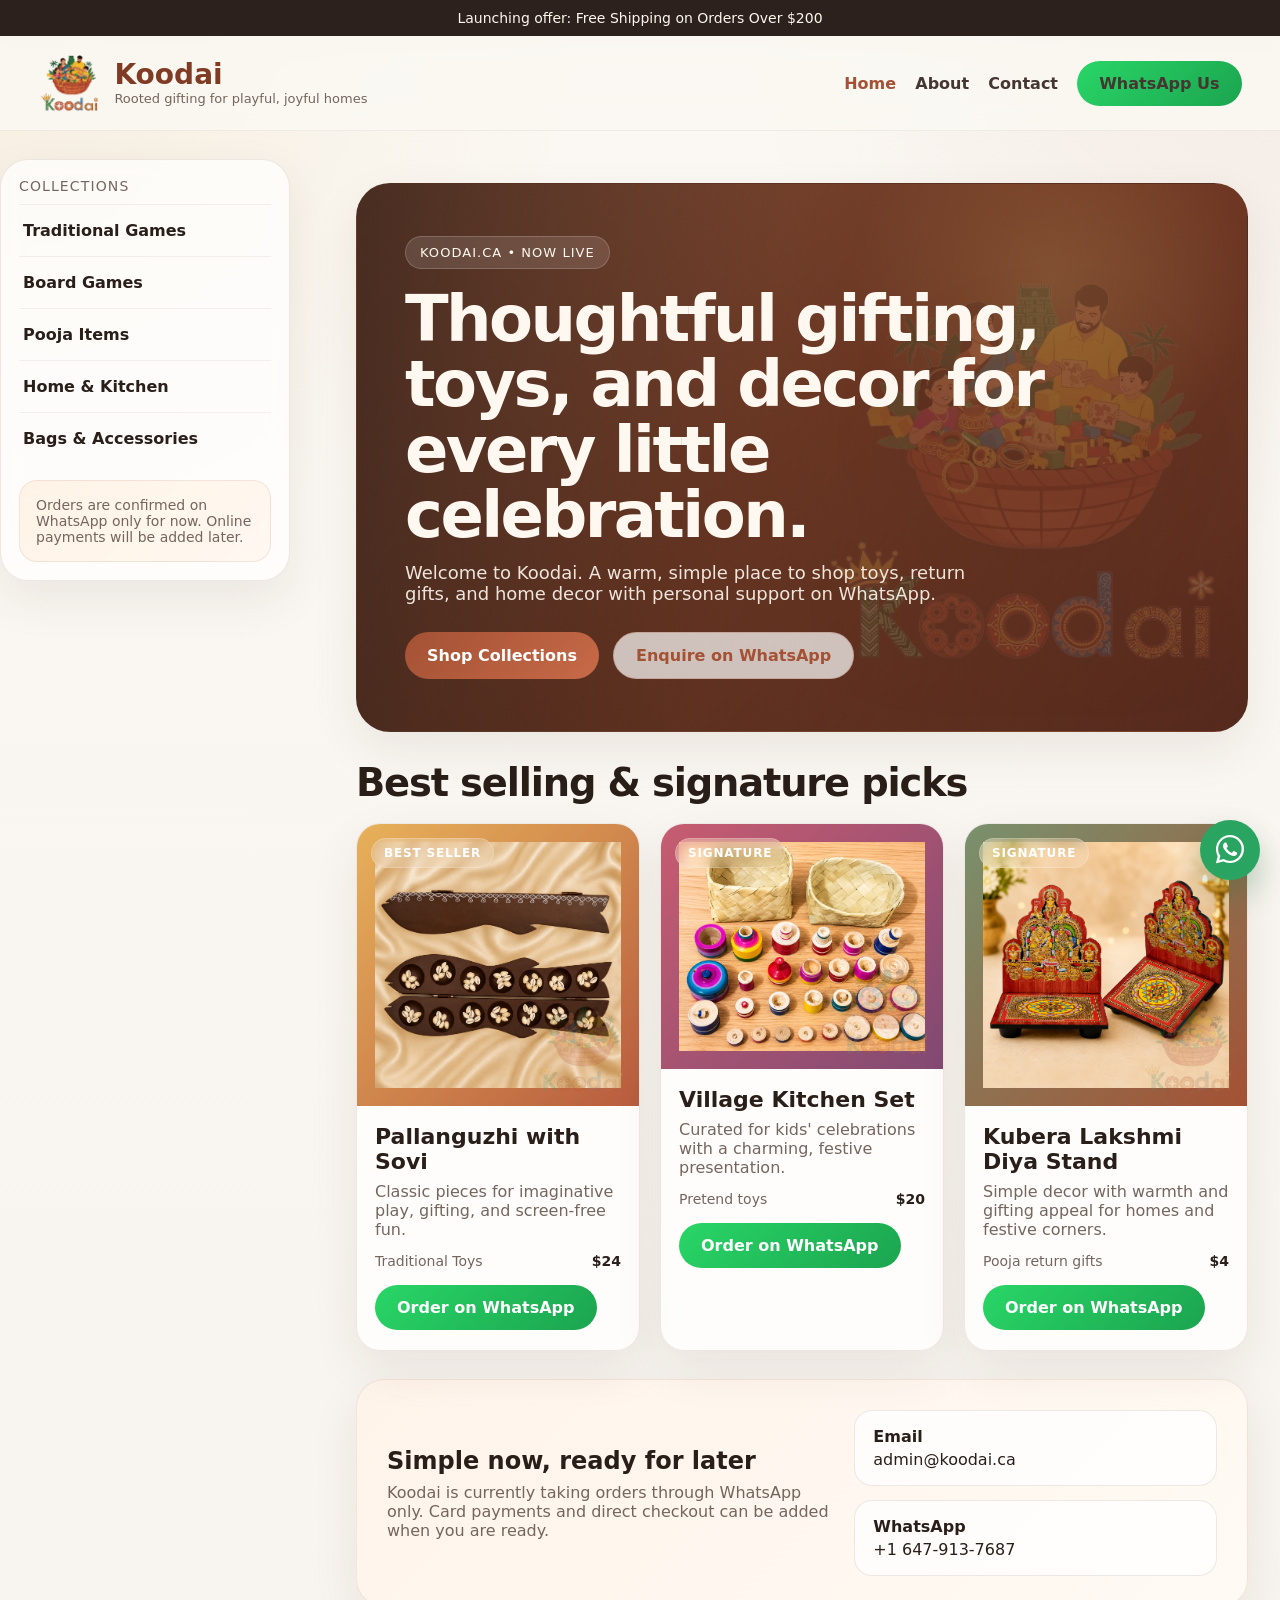
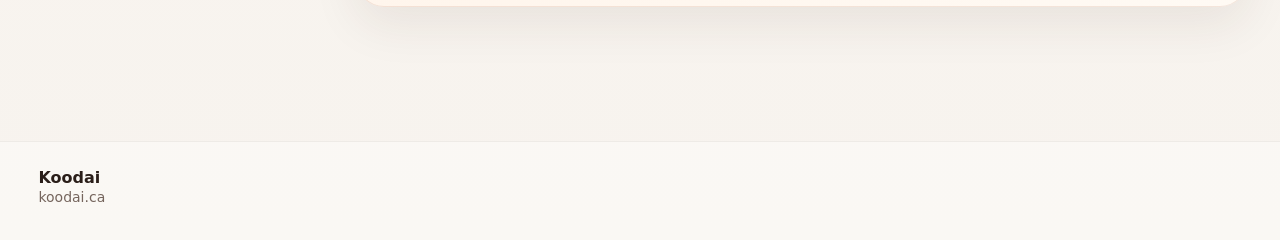
<file: index.html>
<!DOCTYPE html>
<html lang="en">
<head>
  <meta charset="UTF-8" />
  <meta name="viewport" content="width=device-width, initial-scale=1.0" />
  <title>Koodai | Toys, Return Gifts & Home Decor</title>
  <meta name="description" content="Koodai is a WhatsApp-first online store for toys, return gifts, and home decor in Canada." />
  <link rel="stylesheet" href="styles.css" />
</head>
<body>
  <div class="topbar">Launching offer: Free Shipping on Orders Over $200
  </div>
  <header>
    <div class="container navbar">
      <a class="brand" href="index.html">
        <img src="logo.png" alt="Koodai logo" class="brand-logo" />
        <div class="brand-copy">
          <span class="brand-name">Koodai</span>
          <span class="brand-tagline">Rooted gifting for playful, joyful homes</span>
        </div>
      </a>
      <nav class="nav-links">
        <a class="active" href="index.html">Home</a>
        <a href="about.html">About</a>
        <a href="contact.html">Contact</a>
        <a class="btn btn-whatsapp" href="https://wa.me/16479137687?text=Hi%20Koodai!%20I%20would%20like%20to%20place%20an%20order." target="_blank" rel="noopener noreferrer">WhatsApp Us</a>
      </nav>
    </div>
  </header>

  <div class="container layout">
    <aside class="sidebar">
      <div class="sidebar-card">
        <div class="sidebar-title">Collections</div>

        <div class="category-group">
            <a class="category-toggle" href="traditional-games.html">Traditional Games</a>
        </div>

        <div class="category-group">
          <a class="category-toggle" href="board-games.html">Board Games</a>
        </div>

        <div class="category-group">
          <a class="category-toggle" href="pooja-items.html">Pooja Items</a>
        </div>

        <div class="category-group">
          <a class="category-toggle" href="home-kitchen.html">Home &amp; Kitchen</a>
        </div>
        <div class="category-group">
          <a class="category-toggle" href="bags-accessories.html#bags-accessories">Bags &amp; Accessories</a>
        </div>

        <div class="sidebar-note">
          Orders are confirmed on WhatsApp only for now. Online payments will be added later.
        </div>
      </div>
    </aside>

    <main>
      <section class="hero-banner">
        <div class="hero-inner">
          <div class="eyebrow">koodai.ca • now live</div>
          <h1>Thoughtful gifting, toys, and decor for every little celebration.</h1>
          <p>Welcome to Koodai. A warm, simple place to shop toys, return gifts, and home decor with personal support on WhatsApp.</p>
          <div class="hero-actions">
            <a class="btn btn-primary" href="traditional-games.html">Shop Collections</a>
            <a class="btn btn-outline" href="https://wa.me/16479137687?text=Hi%20Koodai!%20I%20want%20to%20know%20more%20about%20your%20products." target="_blank" rel="noopener noreferrer">Enquire on WhatsApp</a>
          </div>
        </div>
      </section>



      <section class="section">
        <div class="section-header">
          <div>
            <h2>Best selling &amp; signature picks</h2>
          </div>
        </div>

        <div class="product-grid">
          <article class="product-card">
            <div class="product-media media-toy">
              <div class="product-badge">Best seller</div>
              <img src="images/pallanguzhi.png" alt="Pallanguzhi traditional toy set" class="product-image" /> 
              
            </div>
            <div class="product-body">
              
              <h3>Pallanguzhi with Sovi</h3>
              <p>Classic pieces for imaginative play, gifting, and screen-free fun.</p>
              <div class="product-meta"><span>Traditional Toys</span><span class="price">$24</span></div>
              <a class="btn btn-whatsapp" href="https://wa.me/16479137687?text=Hi%20Koodai!%20I%20am%20interested%20in%20the%20Pallanguzhi%20with%20Sovi." target="_blank" rel="noopener noreferrer">Order on WhatsApp</a>
            </div>
          </article>

          <article class="product-card">
            <div class="product-media media-gift">
              <div class="product-badge">Signature</div>
              <img src="images/kitchen-set-1.png" alt="Village kitchen set" class="product-image" /> 
            </div>
            <div class="product-body">
              <h3>Village Kitchen Set</h3>
              <p>Curated for kids' celebrations with a charming, festive presentation.</p>
              <div class="product-meta"><span>Pretend toys</span><span class="price">$20</span></div>
              <a class="btn btn-whatsapp" href="https://wa.me/16479137687?text=Hi%20Koodai!%20I%20am%20interested%20in%20the%20Village%20Kitchen%20Set." target="_blank" rel="noopener noreferrer">Order on WhatsApp</a>
            </div>
          </article>

          <article class="product-card">
            <div class="product-media media-decor">
              <div class="product-badge">Signature</div>
               <img src="images/Kubera lakshmi diya stand.png" alt="Kubera Lakshmi Diya Stand" class="product-image" /> 
            </div>
            <div class="product-body">
              <h3>Kubera Lakshmi Diya Stand</h3>
              <p>Simple decor with warmth and gifting appeal for homes and festive corners.</p>
              <div class="product-meta"><span>Pooja return gifts</span><span class="price">$4</span></div>
              <a class="btn btn-whatsapp" href="https://wa.me/16479137687?text=Hi%20Koodai!%20I%20am%20interested%20in%20the%20Kubera%20Lakshmi%20Diya%20Stand." target="_blank" rel="noopener noreferrer">Order on WhatsApp</a>
            </div>
          </article>
        </div>
      </section>

      <section class="section">
        <div class="callout">
          <div class="callout-row">
            <div>
              <h2>Simple now, ready for later</h2>
              <p>Koodai is currently taking orders through WhatsApp only. Card payments and direct checkout can be added when you are ready.</p>
            </div>
            <div class="contact-box">
              <div class="contact-item">
                <strong>Email</strong>
                <a href="mailto:admin@koodai.ca">admin@koodai.ca</a>
              </div>
              <div class="contact-item">
                <strong>WhatsApp</strong>
                <a href="https://wa.me/16479137687" target="_blank" rel="noopener noreferrer">+1 647-913-7687</a>
              </div>
            </div>
          </div>
        </div>
      </section>
    </main>
  </div>

  <footer class="footer">
    <div class="container footer-wrap">
      <div>
        <strong>Koodai</strong><br />
        <span class="footer-meta">koodai.ca</span>
      </div>
    </div>
  </footer>
  <link rel="stylesheet" href="https://cdn.jsdelivr.net/npm/bootstrap-icons@1.11.3/font/bootstrap-icons.min.css">
<a href="https://wa.me/16479137687?text=Hi%20Koodai!%20I%20would%20like%20to%20place%20an%20order."
   class="whatsapp-float"
   target="_blank"
   rel="noopener noreferrer"
   aria-label="Chat on WhatsApp">
    <i class="bi bi-whatsapp"></i>
</a>

  <script src="script.js"></script>
</body>
</html>
</file>
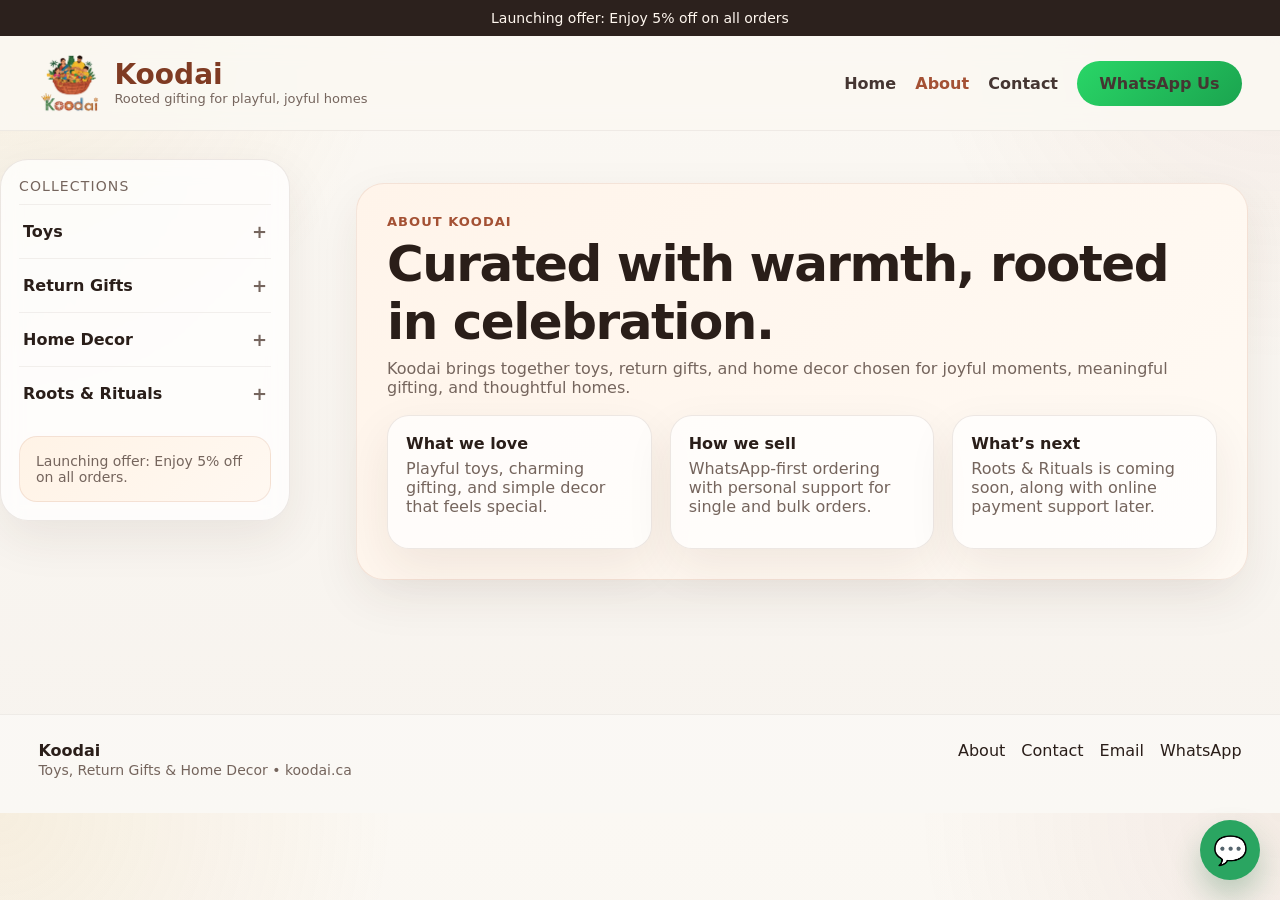
<file: about.html>
<!DOCTYPE html>
<html lang="en"><head><meta charset="UTF-8" /><meta name="viewport" content="width=device-width, initial-scale=1.0" />
<title>About | Koodai</title><link rel="stylesheet" href="styles.css" /></head><body>
<div class="topbar">Launching offer: Enjoy 5% off on all orders</div>
<header>
  <div class="container navbar">
    <a class="brand" href="index.html">
      <img src="logo.png" alt="Koodai logo" class="brand-logo" />
      <div class="brand-copy">
        <span class="brand-name">Koodai</span>
        <span class="brand-tagline">Rooted gifting for playful, joyful homes</span>
      </div>
    </a>
    <nav class="nav-links">
      <a  href="index.html">Home</a>
      <a class="active" href="about.html">About</a>
      <a  href="contact.html">Contact</a>
      <a class="btn btn-whatsapp" href="https://wa.me/16479137687?text=Hi%20Koodai!%20I%20would%20like%20to%20place%20an%20order." target="_blank" rel="noopener noreferrer">WhatsApp Us</a>
    </nav>
  </div>
</header>

<div class="container layout">

    <aside class="sidebar">
      <div class="sidebar-card">
        <div class="sidebar-title">Collections</div>

        <div class="category-group ">
          <button class="category-toggle"><span>Toys</span><span>+</span></button>
          <div class="submenu">
            <a class="" href="toys.html">All Toys</a>
            <a href="toys.html#traditional">Traditional Toys</a>
            <a href="toys.html#educational">Educational Toys</a>
            <a href="toys.html#puzzles">Puzzles</a>
            <a href="toys.html#fun-toys">Fun Toys</a>
          </div>
        </div>

        <div class="category-group ">
          <button class="category-toggle"><span>Return Gifts</span><span>+</span></button>
          <div class="submenu">
            <a class="" href="return-gifts.html">All Return Gifts</a>
            <a href="return-gifts.html#birthday">Birthday</a>
            <a href="return-gifts.html#house-warming">House Warming</a>
            <a href="return-gifts.html#baby-shower">Baby Shower</a>
            <a href="return-gifts.html#pooja">Pooja</a>
            <a href="return-gifts.html#corporate-events">Corporate Events</a>
          </div>
        </div>

        <div class="category-group ">
          <button class="category-toggle"><span>Home Decor</span><span>+</span></button>
          <div class="submenu">
            <a class="" href="home-decor.html">All Home Decor</a>
            <a href="home-decor.html#festive-decor">Festive Decor</a>
            <a href="home-decor.html#handmade-decor">Handmade Decor</a>
            <a href="home-decor.html#table-decor">Table Decor</a>
            <a href="home-decor.html#gifting-decor">Gifting Decor</a>
          </div>
        </div>

        <div class="category-group">
          <button class="category-toggle"><span>Roots &amp; Rituals</span><span>+</span></button>
          <div class="submenu">
            <a href="contact.html">Coming Soon</a>
          </div>
        </div>

        <div class="sidebar-note">
          Launching offer: Enjoy 5% off on all orders.
        </div>
      </div>
    </aside>

<main>
  <section class="callout">
    <div class="page-head">
      <div class="kicker">About Koodai</div>
      <h1>Curated with warmth, rooted in celebration.</h1>
      <p>Koodai brings together toys, return gifts, and home decor chosen for joyful moments, meaningful gifting, and thoughtful homes.</p>
    </div>
    <div class="tile-grid">
      <div class="tile"><strong>What we love</strong><p>Playful toys, charming gifting, and simple decor that feels special.</p></div>
      <div class="tile"><strong>How we sell</strong><p>WhatsApp-first ordering with personal support for single and bulk orders.</p></div>
      <div class="tile"><strong>What’s next</strong><p>Roots &amp; Rituals is coming soon, along with online payment support later.</p></div>
    </div>
  </section>
</main></div>

<footer class="footer"><div class="container footer-wrap"><div><strong>Koodai</strong><br /><span class="footer-meta">Toys, Return Gifts &amp; Home Decor • koodai.ca</span></div><div class="footer-links"><a href="about.html">About</a><a href="contact.html">Contact</a><a href="mailto:admin@koodai.ca">Email</a><a href="https://wa.me/16479137687" target="_blank" rel="noopener noreferrer">WhatsApp</a></div></div></footer>
<a class="whatsapp-float" href="https://wa.me/16479137687?text=Hi%20Koodai!%20I%20would%20like%20to%20place%20an%20order." target="_blank" rel="noopener noreferrer">💬</a><script src="script.js"></script></body></html>
</file>
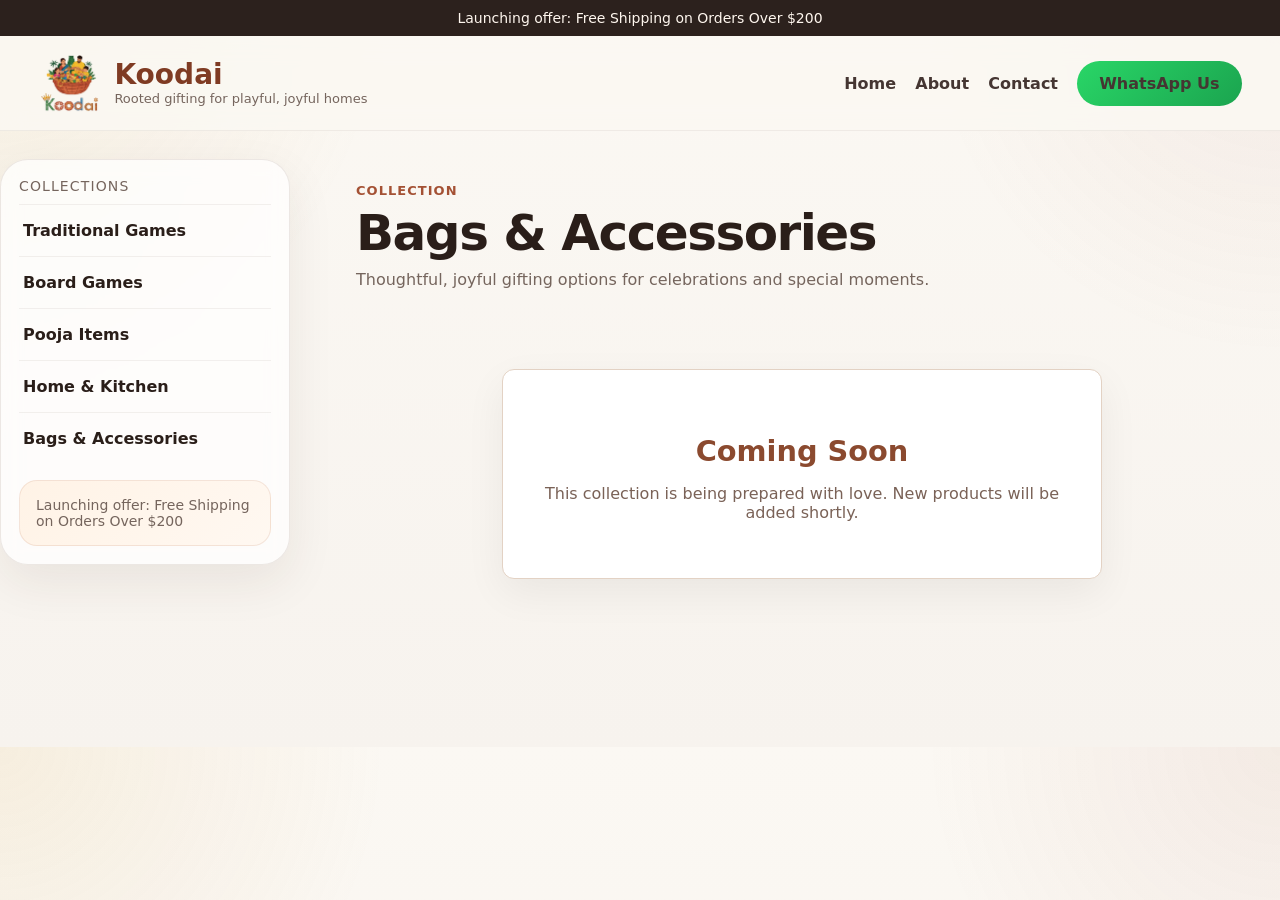
<file: bags-accessories.html>
<!DOCTYPE html>
<html lang="en">
<head>
  <meta charset="UTF-8" />
  <meta name="viewport" content="width=device-width, initial-scale=1.0" />
  <title>Return Gifts | Koodai</title>
  <link rel="stylesheet" href="styles.css" />
</head>

<body>
<div class="topbar">Launching offer: Free Shipping on Orders Over $200</div>

<header>
  <div class="container navbar">
    <a class="brand" href="index.html">
      <img src="logo.png" alt="Koodai logo" class="brand-logo" />
      <div class="brand-copy">
        <span class="brand-name">Koodai</span>
        <span class="brand-tagline">Rooted gifting for playful, joyful homes</span>
      </div>
    </a>

    <nav class="nav-links">
      <a href="index.html">Home</a>
      <a href="about.html">About</a>
      <a href="contact.html">Contact</a>
      <a class="btn btn-whatsapp"
         href="https://wa.me/16479137687?text=Hi%20Koodai!%20I%20would%20like%20to%20place%20an%20order."
         target="_blank" rel="noopener noreferrer">
        WhatsApp Us
      </a>
    </nav>
  </div>
</header>

<div class="container layout">

  <!-- SIDEBAR -->
  <aside class="sidebar">
    <div class="sidebar-card">
      <div class="sidebar-title">Collections</div>

        <div class="category-group">
            <a class="category-toggle" href="traditional-games.html">Traditional Games</a>
        </div>

        <div class="category-group">
          <a class="category-toggle" href="board-games.html">Board Games</a>
        </div>

        <div class="category-group">
          <a class="category-toggle" href="pooja-items.html">Pooja Items</a>
        </div>

        <div class="category-group">
          <a class="category-toggle" href="home-kitchen.html">Home &amp; Kitchen</a>
        </div>
        <div class="category-group">
          <a class="category-toggle" href="bags-accessories.html">Bags &amp; Accessories</a>
        </div>

      <div class="sidebar-note">
        Launching offer: Free Shipping on Orders Over $200
      </div>
    </div>
  </aside>

  <!-- MAIN CONTENT -->
  <main>
    <section class="page-head">
      <div class="kicker">Collection</div>
      <h1>Bags &amp; Accessories</h1>
      <p>Thoughtful, joyful gifting options for celebrations and special moments.</p>
    </section>
      <div style="
  max-width: 600px;
  margin: 80px auto;
  padding: 40px 30px;
  background: #fff;
  border: 1px solid #e3d2c4;
  border-radius: 12px;
  text-align: center;
  box-shadow: 0 14px 40px rgba(0,0,0,0.06);
  font-family: system-ui, sans-serif;
">
  <h2 style="color: #8b4a2f; font-size: 1.8rem; margin-bottom: 12px;">
    Coming Soon
  </h2>
  <p style="color: #7a6257; font-size: 1rem;">
    This collection is being prepared with love.  
    New products will be added shortly.
  </p>
</div>
    </section>
    <script src="script.js"></script>
</body>
</html>
</file>
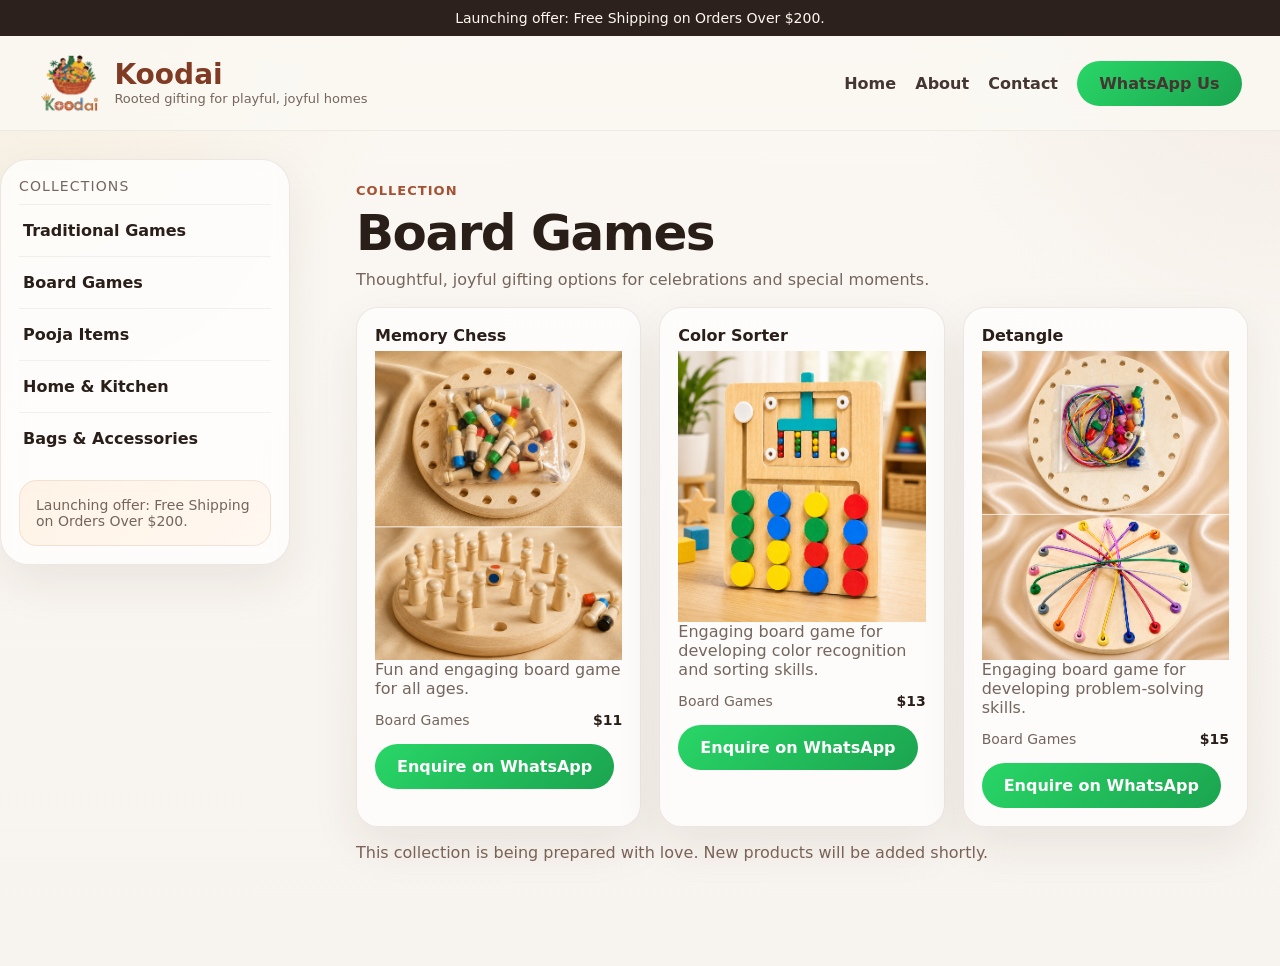
<file: board-games.html>
<!DOCTYPE html>
<html lang="en">
<head>
  <meta charset="UTF-8" />
  <meta name="viewport" content="width=device-width, initial-scale=1.0" />
  <title>Return Gifts | Koodai</title>
  <link rel="stylesheet" href="styles.css" />
</head>

<body>
<div class="topbar">Launching offer: Free Shipping on Orders Over $200.</div>

<header>
  <div class="container navbar">
    <a class="brand" href="index.html">
      <img src="logo.png" alt="Koodai logo" class="brand-logo" />
      <div class="brand-copy">
        <span class="brand-name">Koodai</span>
        <span class="brand-tagline">Rooted gifting for playful, joyful homes</span>
      </div>
    </a>

    <nav class="nav-links">
      <a href="index.html">Home</a>
      <a href="about.html">About</a>
      <a href="contact.html">Contact</a>
      <a class="btn btn-whatsapp"
         href="https://wa.me/16479137687?text=Hi%20Koodai!%20I%20would%20like%20to%20place%20an%20order."
         target="_blank" rel="noopener noreferrer">
        WhatsApp Us
      </a>
    </nav>
  </div>
</header>

<div class="container layout">

  <!-- SIDEBAR -->
  <aside class="sidebar">
    <div class="sidebar-card">
      <div class="sidebar-title">Collections</div>

             <div class="category-group">
            <a class="category-toggle" href="traditional-games.html">Traditional Games</a>
        </div>

        <div class="category-group">
          <a class="category-toggle" href="board-games.html">Board Games</a>
        </div>

        <div class="category-group">
          <a class="category-toggle" href="pooja-items.html">Pooja Items</a>
        </div>

        <div class="category-group">
          <a class="category-toggle" href="home-kitchen.html">Home &amp; Kitchen</a>
        </div>
        <div class="category-group">
          <a class="category-toggle" href="bags-accessories.html#bags-accessories">Bags &amp; Accessories</a>
        </div>

      <div class="sidebar-note">
        Launching offer: Free Shipping on Orders Over $200.
      </div>
    </div>
  </aside>

  <!-- MAIN CONTENT -->
  <main>
    <section class="page-head">
      <div class="kicker">Collection</div>
      <h1>Board Games</h1>
      <p>Thoughtful, joyful gifting options for celebrations and special moments.</p>
    </section>

  <div class="tile-grid">

    <article class="tile">
      <strong>Memory Chess</strong>
      <img src="images/memory-chess.png" alt="Memory Chess" />

      <p>Fun and engaging board game for all ages.</p>

      <div class="product-meta">
        <span>Board Games</span>
        <span class="price">$11</span>
      </div>

<a class="btn btn-whatsapp" href="https://wa.me/16479137687?text=Hi%20Koodai!%20I%20am%20interested%20in%20the%20Memory%20Chess." target="_blank" rel="noopener noreferrer">Enquire on WhatsApp</a>
    </article>

    <article class="tile">
      <strong>Color Sorter</strong>
      <img src="images/color-sort.png" alt="Color Sorter" class="tile-image" />
      <p>Engaging board game for developing color recognition and sorting skills.</p>

      <div class="product-meta">
        <span>Board Games</span>
        <span class="price">$13</span>
      </div>

      <a
        class="btn btn-whatsapp"
        href="https://wa.me/16479137687?text=Hi%20Koodai!%20I%20am%20interested%20in%20the%20Color%20Sorter."
        target="_blank"
        rel="noopener noreferrer"
      >
        Enquire on WhatsApp
      </a>
    </article>

    <article class="tile">
      <strong>Detangle</strong>
      <img src="images/detangle.png" alt="Detangle" class="tile-image" />

      <p>Engaging board game for developing problem-solving skills.</p>

      <div class="product-meta">
        <span>Board Games</span>
        <span class="price">$15</span>
      </div>

      <a
        class="btn btn-whatsapp"
        href="https://wa.me/16479137687?text=Hi%20Koodai!%20I%20am%20interested%20in%20the%20Detangle."
        target="_blank"
        rel="noopener noreferrer"
      >
        Enquire on WhatsApp
      </a>
    </article>

  </div>
</section>

  <p style="color: #7a6257; font-size: 1rem;">
    This collection is being prepared with love.  
    New products will be added shortly.
  </p>
</div>
    </section>
    <script src="script.js"></script>
</body>
</html>
</file>
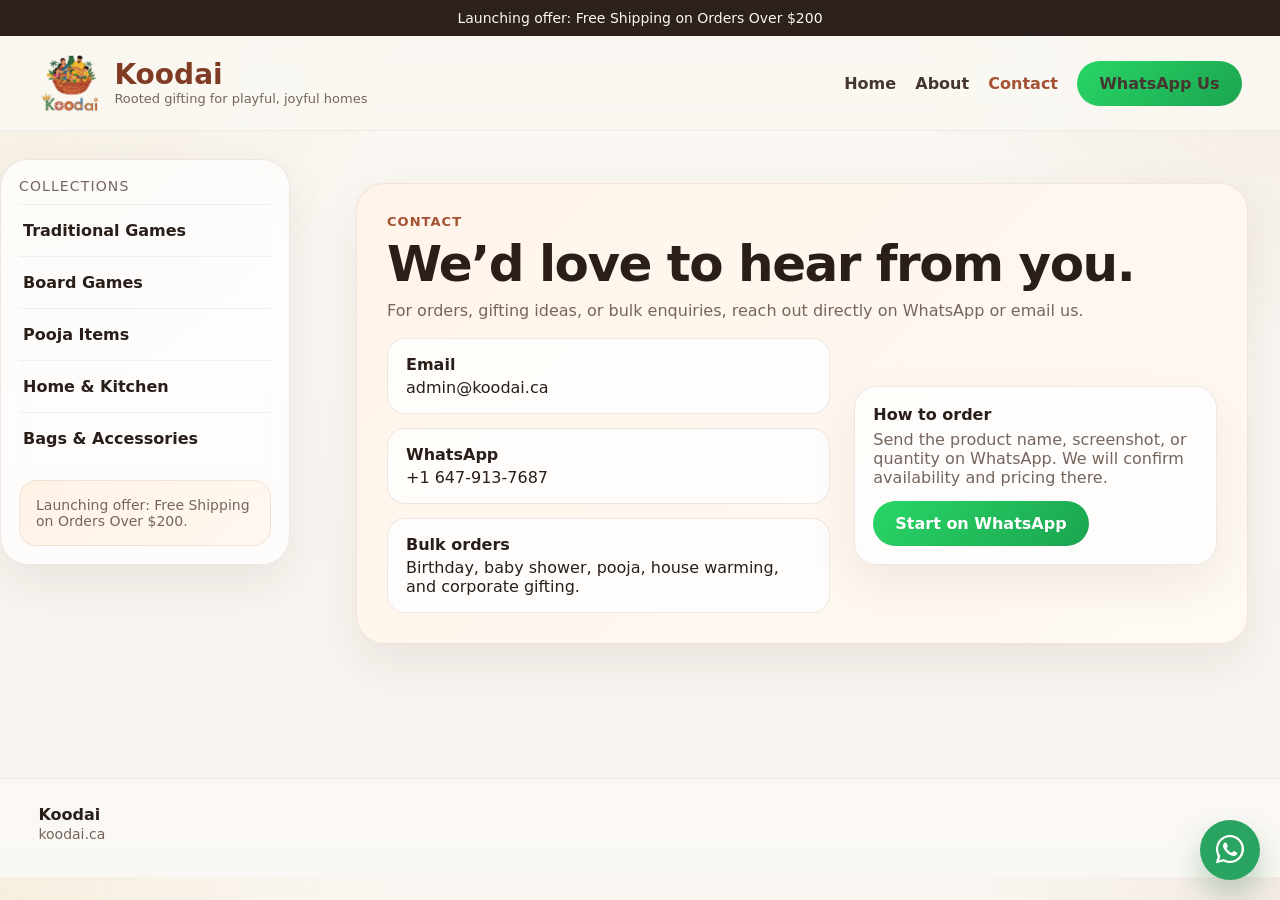
<file: contact.html>
<!DOCTYPE html>
<html lang="en"><head><meta charset="UTF-8" /><meta name="viewport" content="width=device-width, initial-scale=1.0" />
<title>Contact | Koodai</title><link rel="stylesheet" href="styles.css" /></head><body>
<div class="topbar">Launching offer: Free Shipping on Orders Over $200</div>
<header>
  <div class="container navbar">
    <a class="brand" href="index.html">
      <img src="logo.png" alt="Koodai logo" class="brand-logo" />
      <div class="brand-copy">
        <span class="brand-name">Koodai</span>
        <span class="brand-tagline">Rooted gifting for playful, joyful homes</span>
      </div>
    </a>
    <nav class="nav-links">
      <a  href="index.html">Home</a>
      <a  href="about.html">About</a>
      <a class="active" href="contact.html">Contact</a>
      <a class="btn btn-whatsapp" href="https://wa.me/16479137687?text=Hi%20Koodai!%20I%20would%20like%20to%20place%20an%20order." target="_blank" rel="noopener noreferrer">WhatsApp Us</a>
    </nav>
  </div>
</header>

<div class="container layout">

    <aside class="sidebar">
      <div class="sidebar-card">
        <div class="sidebar-title">Collections</div>
        <div class="category-group">
            <a class="category-toggle" href="traditional-games.html">Traditional Games</a>
        </div>
        <div class="category-group">
          <a class="category-toggle" href="board-games.html">Board Games</a>
        </div>
        <div class="category-group">
          <a class="category-toggle" href="pooja-items.html">Pooja Items</a>
        </div>
        <div class="category-group">
          <a class="category-toggle" href="home-kitchen.html">Home &amp; Kitchen</a>
        </div>
        <div class="category-group">
          <a class="category-toggle" href="bags-accessories.html">Bags &amp; Accessories</a>
        </div>

        <div class="sidebar-note">
          Launching offer: Free Shipping on Orders Over $200.
        </div>
      </div>
    </aside>

<main>
  <section class="callout">
    <div class="page-head">
      <div class="kicker">Contact</div>
      <h1>We’d love to hear from you.</h1>
      <p>For orders, gifting ideas, or bulk enquiries, reach out directly on WhatsApp or email us.</p>
    </div>
    <div class="callout-row">
      <div class="contact-box">
        <div class="contact-item"><strong>Email</strong><a href="mailto:admin@koodai.ca">admin@koodai.ca</a></div>
        <div class="contact-item"><strong>WhatsApp</strong><a href="https://wa.me/16479137687" target="_blank" rel="noopener noreferrer">+1 647-913-7687</a></div>
        <div class="contact-item"><strong>Bulk orders</strong>Birthday, baby shower, pooja, house warming, and corporate gifting.</div>
      </div>
      <div class="tile"><strong>How to order</strong><p>Send the product name, screenshot, or quantity on WhatsApp. We will confirm availability and pricing there.</p><a class="btn btn-whatsapp" href="https://wa.me/16479137687?text=Hi%20Koodai!%20I%20want%20to%20place%20an%20order." target="_blank" rel="noopener noreferrer">Start on WhatsApp</a></div>
    </div>
  </section>
</main>
</div>
<footer class="footer">
    <div class="container footer-wrap">
      <div>
        <strong>Koodai</strong><br />
        <span class="footer-meta">koodai.ca</span>
      </div>
    </div>
  </footer>
  <link rel="stylesheet" href="https://cdn.jsdelivr.net/npm/bootstrap-icons@1.11.3/font/bootstrap-icons.min.css">
<a href="https://wa.me/16479137687?text=Hi%20Koodai!%20I%20would%20like%20to%20place%20an%20order."
   class="whatsapp-float"
   target="_blank"
   rel="noopener noreferrer"
   aria-label="Chat on WhatsApp">
    <i class="bi bi-whatsapp"></i>
</a>
  <script src="script.js"></script>
</body>
</html>
</file>
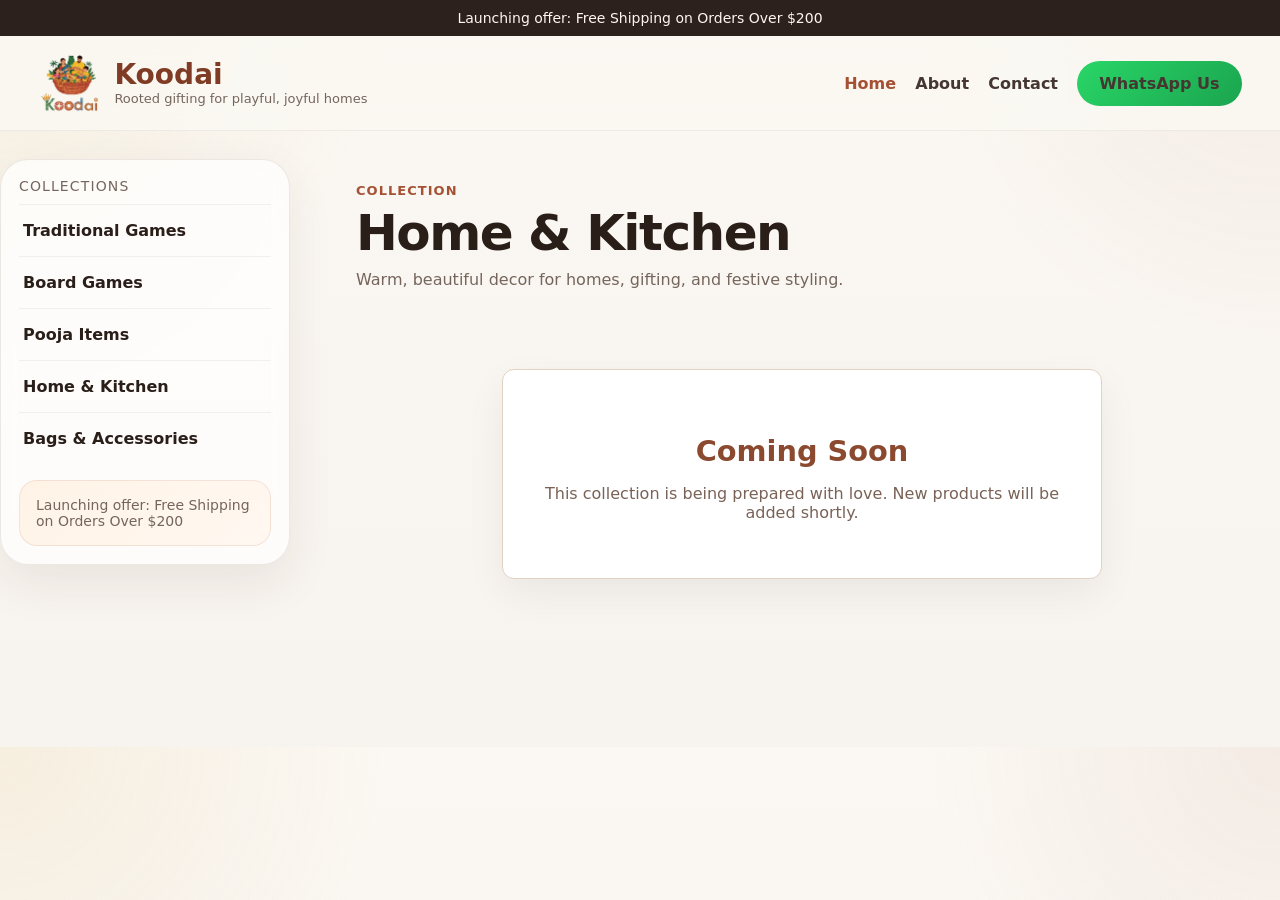
<file: home-kitchen.html>
<!DOCTYPE html>
<html lang="en"><head><meta charset="UTF-8" /><meta name="viewport" content="width=device-width, initial-scale=1.0" />
<title>Home Decor | Koodai</title><link rel="stylesheet" href="styles.css" /></head><body>
<div class="topbar">Launching offer: Free Shipping on Orders Over $200</div>
<header>
  <div class="container navbar">
    <a class="brand" href="index.html">
      <img src="logo.png" alt="Koodai logo" class="brand-logo" />
      <div class="brand-copy">
        <span class="brand-name">Koodai</span>
        <span class="brand-tagline">Rooted gifting for playful, joyful homes</span>
      </div>
    </a>
    <nav class="nav-links">
      <a class="active" href="index.html">Home</a>
      <a  href="about.html">About</a>
      <a  href="contact.html">Contact</a>
      <a class="btn btn-whatsapp" href="https://wa.me/16479137687?text=Hi%20Koodai!%20I%20would%20like%20to%20place%20an%20order." target="_blank" rel="noopener noreferrer">WhatsApp Us</a>
    </nav>
  </div>
</header>
<div class="container layout">
    <aside class="sidebar">
      <div class="sidebar-card">
        <div class="sidebar-title">Collections</div>

        <div class="category-group">
            <a class="category-toggle" href="traditional-games.html">Traditional Games</a>
        </div>

        <div class="category-group">
          <a class="category-toggle" href="board-games.html">Board Games</a>
        </div>

        <div class="category-group">
          <a class="category-toggle" href="pooja-items.html">Pooja Items</a>
        </div>

        <div class="category-group">
          <a class="category-toggle" href="home-kitchen.html">Home &amp; Kitchen</a>
        </div>
        <div class="category-group">
          <a class="category-toggle" href="bags-accessories.html#bags-accessories">Bags &amp; Accessories</a>
        </div>

        <div class="sidebar-note">
          Launching offer: Free Shipping on Orders Over $200
        </div>
      </div>
    </aside>
<main>
  <section class="page-head">
    <div class="kicker">Collection</div><h1>Home &amp; Kitchen</h1><p>Warm, beautiful decor for homes, gifting, and festive styling.

</p>
</section>
      <div style="
  max-width: 600px;
  margin: 80px auto;
  padding: 40px 30px;
  background: #fff;
  border: 1px solid #e3d2c4;
  border-radius: 12px;
  text-align: center;
  box-shadow: 0 14px 40px rgba(0,0,0,0.06);
  font-family: system-ui, sans-serif;
">
  <h2 style="color: #8b4a2f; font-size: 1.8rem; margin-bottom: 12px;">
    Coming Soon
  </h2>
  <p style="color: #7a6257; font-size: 1rem;">
    This collection is being prepared with love.  
    New products will be added shortly.
  </p>
</div>
    </section>
  
</div>
    </section>
    <script src="script.js"></script>
</body>
</html>
</file>
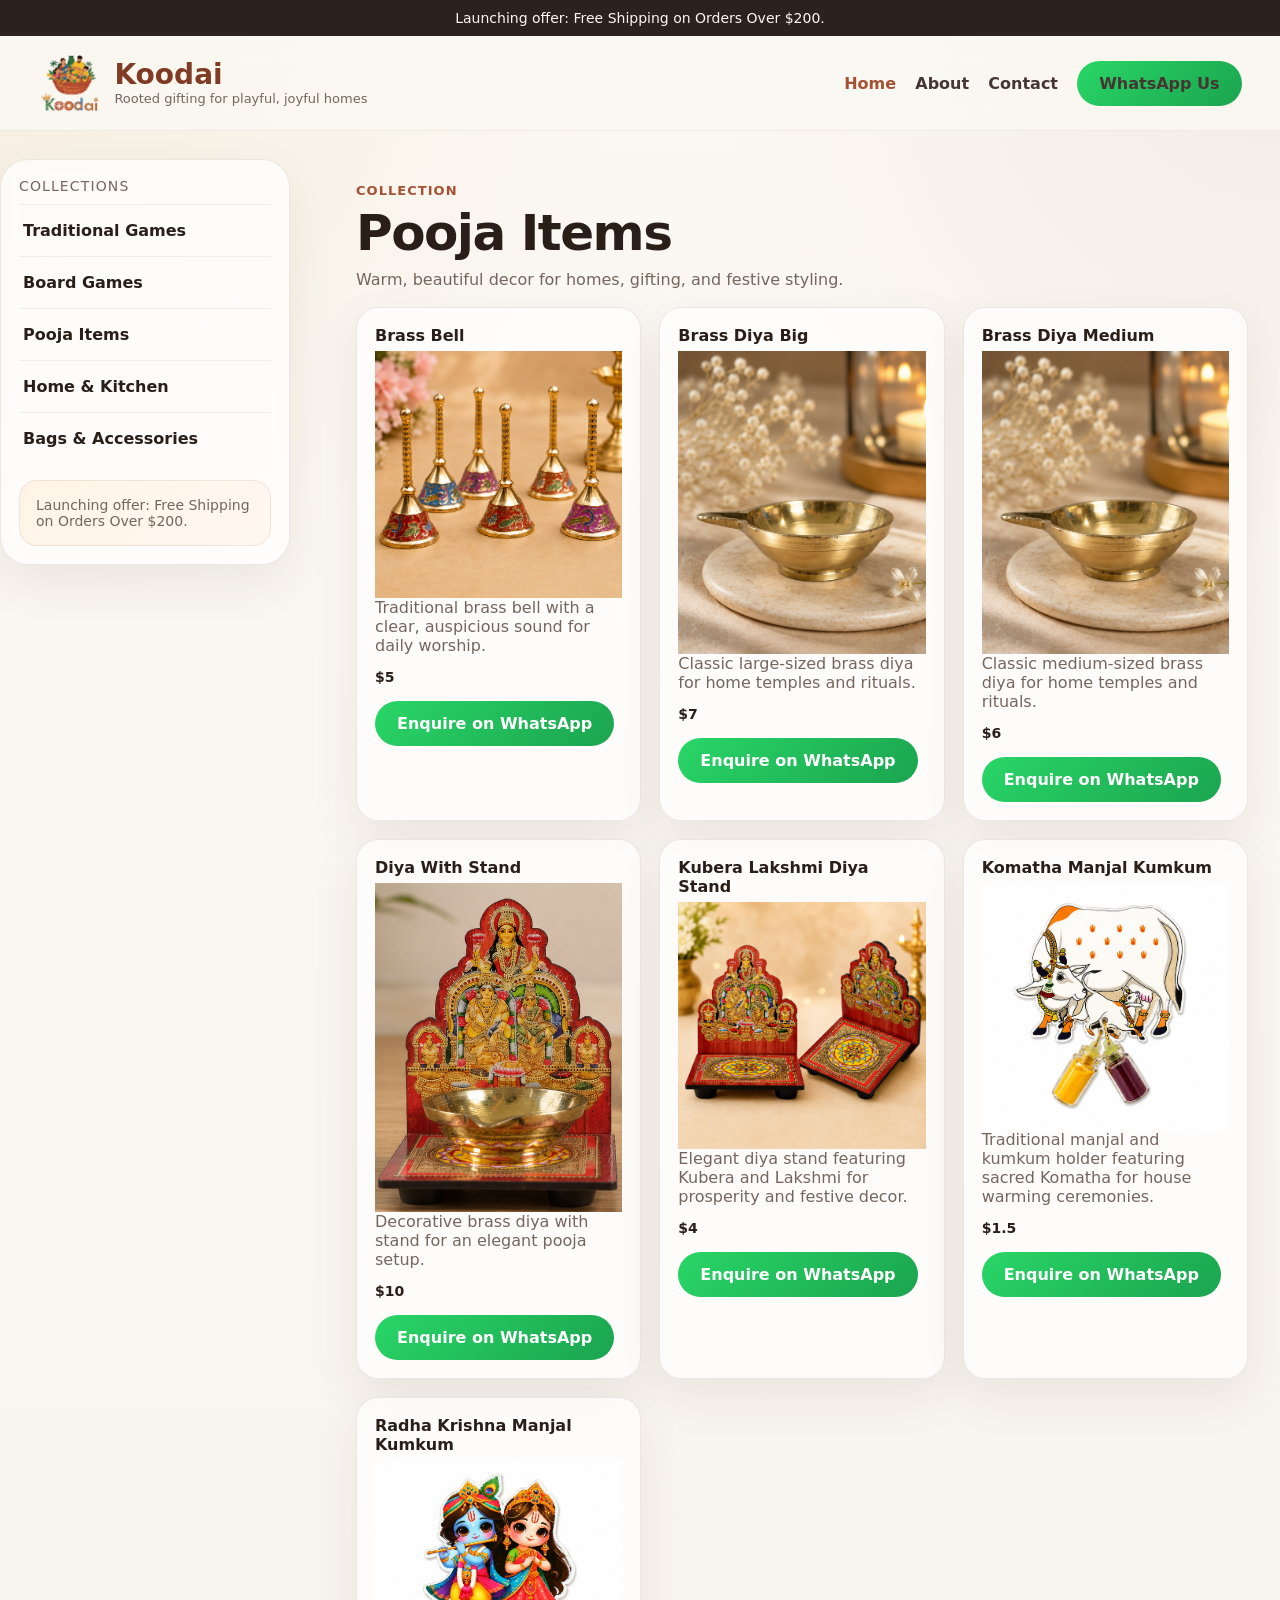
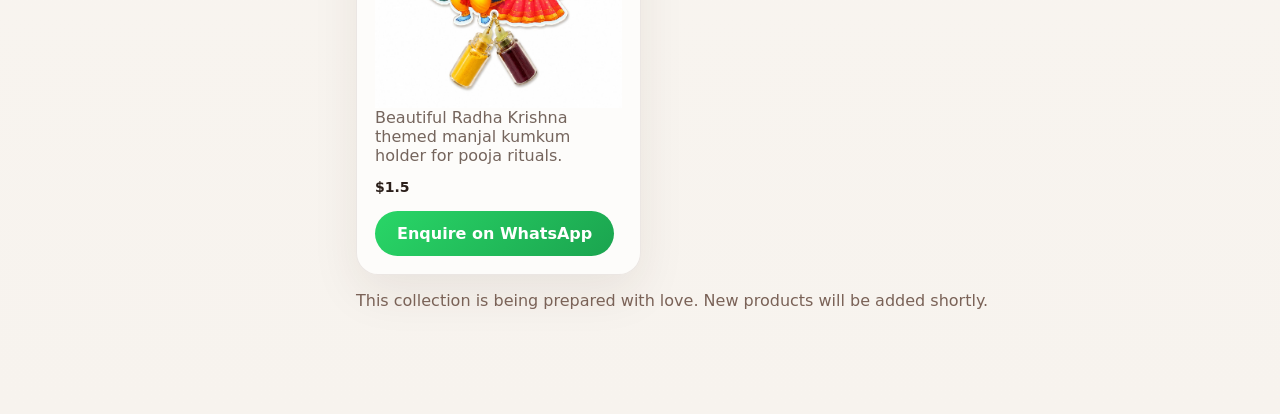
<file: pooja-items.html>
<!DOCTYPE html>
<html lang="en"><head><meta charset="UTF-8" /><meta name="viewport" content="width=device-width, initial-scale=1.0" />
<title>Home Decor | Koodai</title><link rel="stylesheet" href="styles.css" /></head><body>
<div class="topbar">Launching offer: Free Shipping on Orders Over $200.</div>
<header>
  <div class="container navbar">
    <a class="brand" href="index.html">
      <img src="logo.png" alt="Koodai logo" class="brand-logo" />
      <div class="brand-copy">
        <span class="brand-name">Koodai</span>
        <span class="brand-tagline">Rooted gifting for playful, joyful homes</span>
      </div>
    </a>
    <nav class="nav-links">
      <a class="active" href="index.html">Home</a>
      <a  href="about.html">About</a>
      <a  href="contact.html">Contact</a>
      <a class="btn btn-whatsapp" href="https://wa.me/16479137687?text=Hi%20Koodai!%20I%20would%20like%20to%20place%20an%20order." target="_blank" rel="noopener noreferrer">WhatsApp Us</a>
    </nav>
  </div>
</header>
<div class="container layout">
    <aside class="sidebar">
      <div class="sidebar-card">
        <div class="sidebar-title">Collections</div>

        <div class="category-group">
            <a class="category-toggle" href="traditional-games.html">Traditional Games</a>
        </div>

        <div class="category-group">
          <a class="category-toggle" href="board-games.html">Board Games</a>
        </div>

        <div class="category-group">
          <a class="category-toggle" href="pooja-items.html">Pooja Items</a>
        </div>

        <div class="category-group">
          <a class="category-toggle" href="home-kitchen.html">Home &amp; Kitchen</a>
        </div>
        <div class="category-group">
          <a class="category-toggle" href="bags-accessories.html#bags-accessories">Bags &amp; Accessories</a>
        </div>

        <div class="sidebar-note">
          Launching offer: Free Shipping on Orders Over $200.
        </div>
      </div>
    </aside>
<main>
  <section class="page-head">
    <div class="kicker">Collection</div><h1>Pooja Items</h1><p>Warm, beautiful decor for homes, gifting, and festive styling.

</p>
</section>

 <div class="tile-grid">

    <article class="tile">
      <strong>Brass Bell</strong>
      <img src="images/brass bell.png" alt="Brass Bell" />

      <p>Traditional brass bell with a clear, auspicious sound for daily worship.</p>

      <div class="product-meta">
        <span class="price">$5</span>
      </div>

<a class="btn btn-whatsapp" href="https://wa.me/16479137687?text=Hi%20Koodai!%20I%20am%20interested%20in%20the%20Brass%20Bell." target="_blank" rel="noopener noreferrer">Enquire on WhatsApp</a>
    </article>

    <article class="tile">
      <strong>Brass Diya Big</strong>
      <img src="images/brass-diya.png" alt="Brass Diya" class="tile-image" />
      <p>Classic large-sized brass diya for home temples and rituals.</p>
      <div class="product-meta">
        <span class="price">$7</span>
      </div>
      <a
        class="btn btn-whatsapp"
        href="https://wa.me/16479137687?text=Hi%20Koodai!%20I%20am%20interested%20in%20the%20Brass%20Diya."
        target="_blank"
        rel="noopener noreferrer"
      >
        Enquire on WhatsApp
      </a>
    </article>

   <article class="tile">
      <strong>Brass Diya Medium</strong>
      <img src="images/brass-diya.png" alt="Brass Diya" class="tile-image" />
      <p>Classic medium-sized brass diya for home temples and rituals.</p>
      <div class="product-meta">
        <span class="price">$6</span>
      </div>
      <a
        class="btn btn-whatsapp"
        href="https://wa.me/16479137687?text=Hi%20Koodai!%20I%20am%20interested%20in%20the%20Brass%20Diya."
        target="_blank"
        rel="noopener noreferrer"
      >
        Enquire on WhatsApp
      </a>
    </article>

    <article class="tile">
      <strong>Diya With Stand</strong>
      <img src="images/diya-with-stand.png" alt="Diya With Stand" class="tile-image" />
      <p>Decorative brass diya with stand for an elegant pooja setup.</p>
      <div class="product-meta">
        <span class="price">$10</span>
      </div>
      <a
        class="btn btn-whatsapp"
        href="https://wa.me/16479137687?text=Hi%20Koodai!%20I%20am%20interested%20in%20the%20Diya%20With%20Stand."
        target="_blank"
        rel="noopener noreferrer"
      >
        Enquire on WhatsApp
      </a>
    </article>

    <article class="tile">
      <strong>Kubera Lakshmi Diya Stand</strong>
      <img src="images/Kubera lakshmi diya stand.png" alt="Kubera Lakshmi Diya Stand" class="tile-image" />
      <p>Elegant diya stand featuring Kubera and Lakshmi for prosperity and festive decor.</p>
      <div class="product-meta">
        <span class="price">$4</span>
      </div>
      <a
        class="btn btn-whatsapp"
        href="https://wa.me/16479137687?text=Hi%20Koodai!%20I%20am%20interested%20in%20the%20Kubera%20Lakshmi%20Diya%20Stand."
        target="_blank"
        rel="noopener noreferrer"
      >
        Enquire on WhatsApp
      </a>
    </article>

      <article class="tile">
      <strong>Komatha Manjal Kumkum</strong>
      <img src="images/komatha-manjal-kumkum.jpeg" alt="Komatha Manjal Kumkum" class="tile-image" />
      <p>Traditional manjal and kumkum holder featuring sacred Komatha for house warming ceremonies.</p>
      <div class="product-meta">
        <span class="price">$1.5</span>
      </div>
      <a
        class="btn btn-whatsapp"
        href="https://wa.me/16479137687?text=Hi%20Koodai!%20I%20am%20interested%20in%20the%20Komatha%20Manjal%20Kumkum."
        target="_blank"
        rel="noopener noreferrer"
      >
        Enquire on WhatsApp
      </a>
    </article>

      <article class="tile">
      <strong>Radha Krishna Manjal Kumkum</strong>
      <img src="images/radha-krishna-manjal-kumkum.jpeg" alt="Radha Krishna Manjal Kumkum" class="tile-image" />
      <p>Beautiful Radha Krishna themed manjal kumkum holder for pooja rituals.</p>
      <div class="product-meta">
        <span class="price">$1.5</span>
      </div>
      <a
        class="btn btn-whatsapp"
        href="https://wa.me/16479137687?text=Hi%20Koodai!%20I%20am%20interested%20in%20the%20Komatha%20Manjal%20Kumkum."
        target="_blank"
        rel="noopener noreferrer"
      >
        Enquire on WhatsApp
      </a>
    </article>
  </div>
</section>
  <p style="color: #7a6257; font-size: 1rem;">
    This collection is being prepared with love.  
    New products will be added shortly.
  </p>
</div>
    </section>
    <script src="script.js"></script>
</body>
</html>
</file>
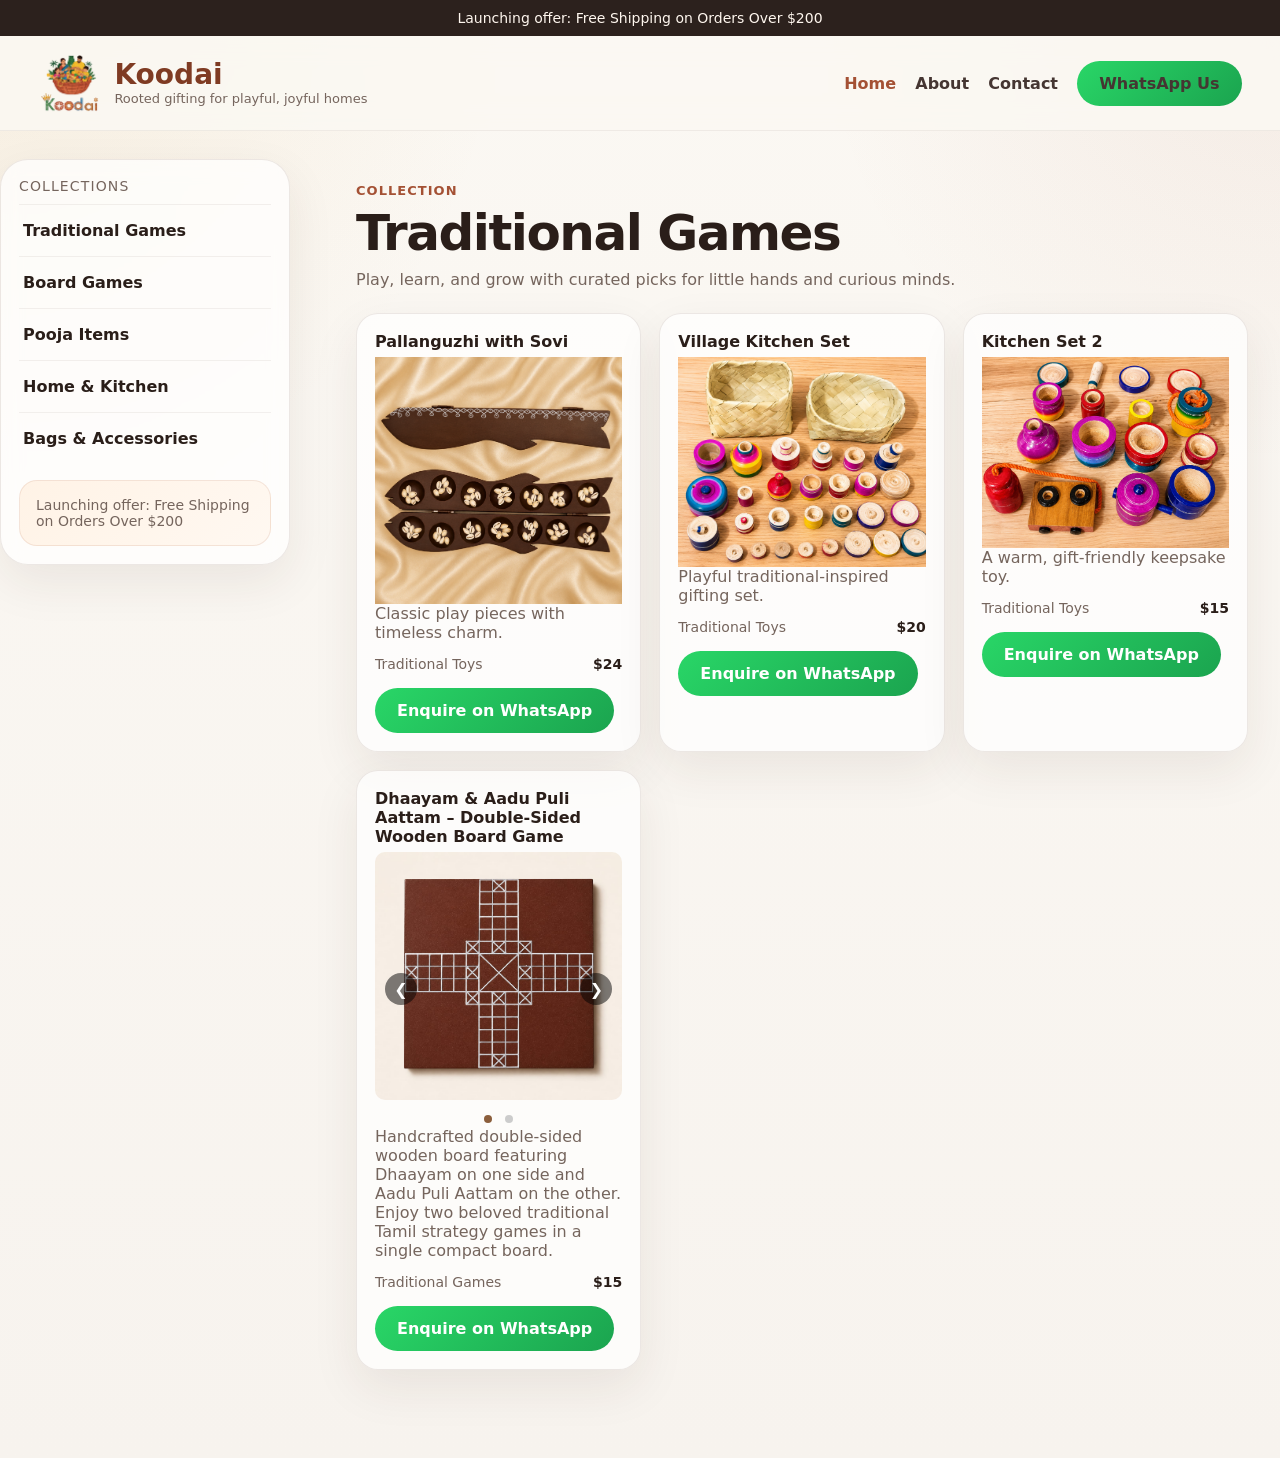
<file: traditional-games.html>
<!DOCTYPE html>
<html lang="en"><head><meta charset="UTF-8" /><meta name="viewport" content="width=device-width, initial-scale=1.0" />
<title>Toys | Koodai</title><link rel="stylesheet" href="styles.css" /></head><body>
<div class="topbar">Launching offer: Free Shipping on Orders Over $200</div>
<header>
  <div class="container navbar">
    <a class="brand" href="index.html">
      <img src="logo.png" alt="Koodai logo" class="brand-logo" />
      <div class="brand-copy">
        <span class="brand-name">Koodai</span>
        <span class="brand-tagline">Rooted gifting for playful, joyful homes</span>
      </div>
    </a>
    <nav class="nav-links">
      <a class="active" href="index.html">Home</a>
      <a  href="about.html">About</a>
      <a  href="contact.html">Contact</a>
      <a class="btn btn-whatsapp" href="https://wa.me/16479137687?text=Hi%20Koodai!%20I%20would%20like%20to%20place%20an%20order." target="_blank" rel="noopener noreferrer">WhatsApp Us</a>
    </nav>
  </div>
</header>
<div class="container layout">
    <aside class="sidebar">
      <div class="sidebar-card">
        <div class="sidebar-title">Collections</div>

        <div class="category-group">
            <a class="category-toggle" href="traditional-games.html">Traditional Games</a>
        </div>

        <div class="category-group">
          <a class="category-toggle" href="board-games.html">Board Games</a>
        </div>

        <div class="category-group">
          <a class="category-toggle" href="pooja-items.html">Pooja Items</a>
        </div>

        <div class="category-group">
          <a class="category-toggle" href="home-kitchen.html">Home &amp; Kitchen</a>
        </div>
        <div class="category-group">
          <a class="category-toggle" href="bags-accessories.html#bags-accessories">Bags &amp; Accessories</a>
        </div>

        <div class="sidebar-note">
          Launching offer: Free Shipping on Orders Over $200
        </div>
      </div>
    </aside>
<main>
  <section class="page-head">
    <div class="kicker">
      Collection
    </div>
    <h1>
      Traditional Games
    </h1>
    <p>Play, learn, and grow with curated picks for little hands and curious minds.</p>
  </section>
  <section class="subcategory-section" id="traditional">

    <div class="tile-grid">
      <article class="tile">
  <strong>Pallanguzhi with Sovi</strong>

 <img src="images/pallanguzhi.png" alt="Pallanguzhi Toy" />


  <p>Classic play pieces with timeless charm.</p>

  <div class="product-meta">
    <span>Traditional Toys</span>
    <span class="price">$24</span>
  </div>

<a class="btn btn-whatsapp" href="https://wa.me/16479137687?text=Hi%20Koodai!%20I%20am%20interested%20in%20the%20Pallanguzhi%20with%20Sovi." target="_blank" rel="noopener noreferrer">Enquire on WhatsApp</a>
</article>

        <article class="tile">
          <strong>
            Village Kitchen Set
          </strong>
          <img src="images/kitchen-set-1.png" alt="Village Kitchen Set" class="tile-image" />
          <p>Playful traditional-inspired gifting set.</p>
          <div class="product-meta">
            <span>Traditional Toys</span><span class="price">$20</span>
          </div>
          <a class="btn btn-whatsapp" href="https://wa.me/16479137687?text=Hi%20Koodai!%20I%20am%20interested%20in%20the%20Village%20Kitchen%20Set." target="_blank" rel="noopener noreferrer">
            Enquire on WhatsApp
          </a>
        </article>
        <article class="tile">
          <strong>Kitchen Set 2</strong>
          <img src="images/kitchen-set-2.png" alt="Kitchen Set 2" class="tile-image" />
          <p>A warm, gift-friendly keepsake toy.</p>
          <div class="product-meta">
            <span>Traditional Toys</span><span class="price">$15</span>
          </div>
          <a class="btn btn-whatsapp" href="https://wa.me/16479137687?text=Hi%20Koodai!%20I%20am%20interested%20in%20the%20Kitchen%20Set%202." target="_blank" rel="noopener noreferrer">
            Enquire on WhatsApp
          </a>
        </article>
<article class="tile">
  <strong>Dhaayam & Aadu Puli Aattam – Double-Sided Wooden Board Game</strong>

 
<div class="product-slider">
  <button class="slider-btn prev" onclick="changeSlide(this, -1)">❮</button>

  <img
    src="images/dhaayam.jpeg"
    alt="Dhaayam Board Game"
    class="slide active"
  />

  <img
    src="images/aadupuli-aattam.jpeg"
    alt="Aadu Puli Aattam Board Game"
    class="slide"
  />

<div class="slider-dots">
  <span class="dot active"></span>
  <span class="dot"></span>
</div>
  <button class="slider-btn next" onclick="changeSlide(this, 1)">❯</button>
</div>

  <p>
    Handcrafted double-sided wooden board featuring Dhaayam on one side
    and Aadu Puli Aattam on the other. Enjoy two beloved traditional Tamil
    strategy games in a single compact board.
  </p>

  <div class="product-meta">
    <span>Traditional Games</span>
    <span class="price">$15</span>
  </div>

  <a
    class="btn btn-whatsapp"
    href="https://wa.me/16479137687?text=Hi%20Koodai!%20I%20am%20interested%20in%20the%202-in-1%20Dhaayam%20and%20Aadu%20Puli%20Aattam%20Board%20Game."
    target="_blank"
    rel="noopener noreferrer" >
    Enquire on WhatsApp
  </a>
</article>
</div>
</section>
    

    <script src="script.js"></script>
<script>
function changeSlide(button, direction) {
  const slider = button.parentElement;
  const slides = slider.querySelectorAll(".slide");

  let currentIndex = 0;

  slides.forEach((slide, index) => {
    if (slide.classList.contains("active")) {
      currentIndex = index;
    }
  });

  slides[currentIndex].classList.remove("active");

  let newIndex = currentIndex + direction;

  if (newIndex >= slides.length) newIndex = 0;
  if (newIndex < 0) newIndex = slides.length - 1;

  slides[newIndex].classList.add("active");
}
</script>
</body>
</html>
</file>
<file: styles.css>
:root {
  --bg: #f7f3ee;
  --paper: rgba(255,255,255,0.82);
  --paper-strong: #fffdfa;
  --text: #2a1e19;
  --muted: #75655d;
  --line: rgba(107,78,61,0.12);
  --brand: #a45134;
  --brand-dark: #7f3b23;
  --gold: #d7a44e;
  --green: #2aa561;
  --shadow: 0 18px 48px rgba(62, 38, 26, 0.08);
  --radius-xl: 28px;
  --radius-lg: 22px;
  --radius-md: 16px;
  --sidebar: 290px;
  --max: 1400px;
}

* { box-sizing: border-box; }
html { scroll-behavior: smooth; }
body {
  margin: 0;
  font-family: Inter, ui-sans-serif, system-ui, -apple-system, BlinkMacSystemFont, "Segoe UI", sans-serif;
  color: var(--text);
  background:
    radial-gradient(circle at top left, rgba(215,164,78,0.12), transparent 26%),
    radial-gradient(circle at top right, rgba(164,81,52,0.08), transparent 24%),
    linear-gradient(180deg, #fbf8f3 0%, #f7f3ee 100%);
}
a { color: inherit; text-decoration: none; }
img { max-width: 100%; display: block; }
button, input, textarea { font: inherit; }
.container { width: min(94%, var(--max)); margin: 0 auto; }


/* Remove extra left/right padding from the main layout container */
.container.layout {
  padding-left: 0;
  padding-right: 0;
  max-width: 100%;
}
/* Make the logo match the banner proportions */
.brand-logo {
  width:62px;
  height:62px;
  width: auto;
  object-fit: contain;
  display: block;
}

/* Ensure the brand container doesn't squeeze the logo */
.brand {
  display: flex;
  align-items: center;
  gap: 0.8rem;
  min-width: 0;
}

/* Prevent nav items from pushing the logo */
.navbar {
  display: flex;
  align-items: center;
  flex-wrap: nowrap;
}

.nav-links {
  margin-left: auto;
  display: flex;
  gap: 1.2rem;
}


.layout {
  display: grid;
  grid-template-columns: 260px 1fr; /* Sidebar + content */
  gap: 0; /* Remove spacing between them */
  width: 100%;
}

/* Make sidebar sticky */
.sidebar {
  position: sticky;
  top: 110px; /* Adjust depending on header + topbar height */
  align-self: start;
  height: fit-content;
}
.sidebar-card {
  width: 100%;
}
.sidebar {
  padding-left: 0;
  margin-left: 0;
}
main {
  padding: 1.5rem 2rem; /* clean spacing */
}

.layout {
  display: grid;
  grid-template-columns: 260px 1fr;
  gap: 0;
  align-items: start;
}
.sidebar-card {
  height: auto;
}
@media (max-width: 768px) {
  .sidebar {
    position: static;
  }
}

/* Fullscreen loader */
#loader {
  position: fixed;
  inset: 0;
  background: #ffffff;
  display: flex;
  flex-direction: column;
  justify-content: center;
  align-items: center;
  z-index: 9999;
  transition: opacity 0.6s ease;
}
.brand-logo {
  height: 60px;   /* adjust to your actual logo size */
  width: auto;
  object-fit: contain;
}
.brand {
  display: flex;
  align-items: center;
  gap: 0.8rem;
  min-width: 0;
}

/* Logo styling */
.loader-logo img {
  width: 120px;
  height: auto;
  animation: logoPulse 1.4s infinite ease-in-out;
}

/* Toys container */
.loader-toys {
  display: flex;
  gap: 1rem;
  margin-top: 1.2rem;
}

/* Each toy */
.loader-toys span {
  font-size: 2.2rem;
  opacity: 0;
  transform: translateX(-50px) rotate(-90deg);
  animation: toyRoll 1.2s forwards ease;
}

/* Stagger toys */
.loader-toys span:nth-child(1) { animation-delay: 0.2s; }
.loader-toys span:nth-child(2) { animation-delay: 0.4s; }
.loader-toys span:nth-child(3) { animation-delay: 0.6s; }
.loader-toys span:nth-child(4) { animation-delay: 0.8s; }

/* Toy roll animation */
@keyframes toyRoll {
  0% { opacity: 0; transform: translateX(-50px) rotate(-90deg); }
  100% { opacity: 1; transform: translateX(0) rotate(0deg); }
}

/* Logo pulse animation */
@keyframes logoPulse {
  0%, 100% { transform: scale(1); }
  50% { transform: scale(1.06); }
}

/* Fade out */
#loader.fade-out {
  opacity: 0;
  pointer-events: none;
}


.topbar {
  background: #2c211d;
  color: #fff7ef;
  text-align: center;
  font-size: 14px;
  padding: 10px 18px;
}

header {
  position: sticky;
  top: 0;
  z-index: 100;
  backdrop-filter: blur(12px);
  background: rgba(251,248,243,0.86);
  border-bottom: 1px solid rgba(107,78,61,0.08);
}

.navbar {
  display: flex;
  justify-content: space-between;
  align-items: center;
  flex-wrap: nowrap;
  gap: 24px;
  padding: 16px 0;
}

.brand {
  display: flex;
  align-items: center;
  gap: 14px;
}
.brand-logo {
  width: 62px;
  height: 62px;
  object-fit: contain;
}
.brand-copy { display: flex; flex-direction: column; gap: 2px; }
.brand-name {
  font-size: 28px;
  font-weight: 800;
  line-height: 1;
  color: var(--brand-dark);
}
.brand-tagline {
  color: var(--muted);
  font-size: 13px;
}
.nav-links {
  display: flex;
  align-items: center;
  flex-wrap: wrap;
  margin-left: auto;
  gap: 1.2rem;
}
.nav-links a {
  font-weight: 600;
  color: #453632;
}
.nav-links a.active,
.nav-links a:hover { color: var(--brand); }

.btn {
  display: inline-flex;
  align-items: center;
  justify-content: center;
  gap: 8px;
  border: 0;
  border-radius: 999px;
  padding: 13px 22px;
  font-weight: 700;
  cursor: pointer;
  transition: transform .18s ease, box-shadow .18s ease;
}
.btn:hover { transform: translateY(-1px); box-shadow: 0 10px 20px rgba(62, 38, 26, 0.12); }
.btn-primary { background: linear-gradient(135deg, var(--brand), #c76a48); color: #fff; }
.btn-outline { background: rgba(255,255,255,0.7); color: var(--brand); border: 1px solid rgba(164,81,52,0.24); }
.btn-whatsapp { background: linear-gradient(135deg, #29d667, #1ba44f); color: #fff; }

.layout {
  display: grid;
  grid-template-columns: var(--sidebar) minmax(0, 1fr);
  gap: 34px;
  align-items: start;
  padding: 28px 0 64px;
}

.sidebar {
  position: sticky;
  top: 108px;
}
.sidebar-card {
  background: rgba(255,255,255,0.72);
  backdrop-filter: blur(10px);
  border: 1px solid var(--line);
  border-radius: var(--radius-xl);
  padding: 18px;
  box-shadow: var(--shadow);
}
.sidebar-title {
  font-size: 14px;
  text-transform: uppercase;
  letter-spacing: 0.08em;
  color: var(--muted);
  margin-bottom: 10px;
}
.category-group {
  border-top: 1px solid rgba(107,78,61,0.08);
}
.category-group:first-of-type { border-top: 0; }
.category-toggle {
  width: 100%;
  border: 0;
  background: transparent;
  padding: 16px 4px;
  display: flex;
  align-items: center;
  justify-content: space-between;
  font-weight: 700;
  color: var(--text);
  cursor: pointer;
}
.category-toggle span:last-child {
  color: var(--muted);
  font-size: 18px;
  transition: transform .2s ease;
}
.category-group.open .category-toggle span:last-child { transform: rotate(45deg); }
.submenu {
  display: none;
  padding: 0 4px 14px 10px;
}
.category-group.open .submenu { display: block; }
.submenu a {
  display: block;
  padding: 8px 0;
  color: var(--muted);
  font-size: 15px;
}
.submenu a:hover,
.submenu a.active { color: var(--brand); }
.sidebar-note {
  margin-top: 16px;
  padding: 16px;
  border-radius: 18px;
  background: linear-gradient(135deg, #fff3e6, #fff8f1);
  border: 1px solid rgba(164,81,52,0.12);
  color: var(--muted);
  font-size: 14px;
}

.hero-banner {
  position: relative;
  overflow: hidden;
  border-radius: 34px;
  min-height: 430px;
  background:
    linear-gradient(100deg, rgba(44,28,22,0.82) 0%, rgba(44,28,22,0.42) 44%, rgba(44,28,22,0.18) 100%),
    radial-gradient(circle at 78% 18%, rgba(255,209,125,0.26), transparent 24%),
    linear-gradient(135deg, #c77a55 0%, #8f462a 48%, #5d2c1e 100%);
  box-shadow: var(--shadow);
  border: 1px solid rgba(107,78,61,0.10);
}
.hero-banner::after {
  content: "";
  position: absolute;
  inset: auto 2% 0% auto;
  width: min(44vw, 420px);
  height: min(44vw, 520px);
  background: url('logo.png') center/contain no-repeat;
  opacity: 0.2;
  filter: drop-shadow(0 18px 40px rgba(0,0,0,0.20));
}
.hero-inner {
  position: relative;
  z-index: 1;
  padding: 52px 48px;
  max-width: 760px;
  color: #fff8f0;
}
.eyebrow {
  display: inline-flex;
  align-items: center;
  gap: 8px;
  padding: 8px 14px;
  border-radius: 999px;
  background: rgba(255,255,255,0.12);
  border: 1px solid rgba(255,255,255,0.18);
  font-size: 13px;
  text-transform: uppercase;
  letter-spacing: 0.08em;
  margin-bottom: 18px;
}
.hero-inner h1 {
  margin: 0 0 14px;
  line-height: 1.02;
  letter-spacing: -0.04em;
  font-size: clamp(38px, 5vw, 66px);
}
.hero-inner p {
  margin: 0;
  max-width: 610px;
  color: rgba(255,248,240,0.9);
  font-size: 18px;
}
.hero-actions {
  display: flex;
  gap: 14px;
  flex-wrap: wrap;
  margin-top: 28px;
}
.offer-strip {
  display: grid;
  grid-template-columns: repeat(3, 1fr);
  gap: 16px;
  margin-top: 18px;
}
.offer-card {
  background: rgba(255,255,255,0.72);
  border: 1px solid var(--line);
  border-radius: 22px;
  padding: 18px 20px;
  box-shadow: var(--shadow);
}
.offer-card strong {
  display: block;
  margin-bottom: 6px;
  color: var(--brand-dark);
}
.offer-card span { color: var(--muted); }

.section { margin-top: 28px; }
.section-header {
  display: flex;
  justify-content: space-between;
  align-items: end;
  gap: 18px;
  margin-bottom: 18px;
}
.section-header h2 {
  margin: 0;
  font-size: clamp(28px, 3vw, 40px);
  letter-spacing: -0.03em;
}
.section-header p { margin: 6px 0 0; color: var(--muted); }

.product-grid {
  display: grid;
  grid-template-columns: repeat(3, minmax(0, 1fr));
  gap: 20px;
}
.product-card {
  background: rgba(255,255,255,0.78);
  backdrop-filter: blur(10px);
  border: 1px solid var(--line);
  border-radius: 24px;
  overflow: hidden;
  box-shadow: var(--shadow);
}
.product-media {
  aspect-ratio: 4 / 3;
  position: relative;
  display: flex;
  align-items: end;
  padding: 18px;
  color: #fff;
  font-weight: 700;
}
.media-toy { background: linear-gradient(135deg, #e8b15a, #b85c3f); }
.media-gift { background: linear-gradient(135deg, #c75c71, #824a73); }
.media-decor { background: linear-gradient(135deg, #79916d, #a45134); }
.product-badge {
  position: absolute;
  top: 14px;
  left: 14px;
  padding: 7px 12px;
  border-radius: 999px;
  background: rgba(255,255,255,0.16);
  border: 1px solid rgba(255,255,255,0.20);
  backdrop-filter: blur(6px);
  font-size: 12px;
  text-transform: uppercase;
  letter-spacing: 0.07em;
}
.product-media::after {
  content: "";
  position: absolute;
  inset: auto 12px 10px auto;
  width: 95px;
  height: 95px;
  background: url('logo.png') center/contain no-repeat;
  opacity: 0.22;
}
.product-body { padding: 18px 18px 20px; }
.product-body h3 { margin: 0 0 8px; font-size: 22px; }
.product-body p { margin: 0 0 14px; color: var(--muted); }
.product-meta {
  display: flex;
  justify-content: space-between;
  align-items: center;
  gap: 10px;
  margin-bottom: 16px;
  font-size: 14px;
  color: var(--muted);
}
.price { font-weight: 800; color: var(--text); }

.callout {
  border-radius: 28px;
  padding: 30px;
  background: linear-gradient(135deg, #fff4ea, #fffaf4);
  border: 1px solid rgba(164,81,52,0.12);
  box-shadow: var(--shadow);
}
.callout h3,
.callout h2 { margin: 0 0 8px; }
.callout p { margin: 0; color: var(--muted); }
.callout-row {
  display: grid;
  grid-template-columns: 1.1fr .9fr;
  gap: 24px;
  align-items: center;
}

.page-head {
  margin-bottom: 18px;
}
.page-head .kicker {
  color: var(--brand);
  font-size: 13px;
  text-transform: uppercase;
  letter-spacing: 0.08em;
  font-weight: 700;
}
.page-head h1 { margin: 6px 0 8px; font-size: clamp(34px, 4vw, 50px); letter-spacing: -0.03em; }
.page-head p { margin: 0; color: var(--muted); }
.subcategory-section { margin-top: 24px; }
.subcategory-section h2 {
  margin: 0 0 16px;
  font-size: 26px;
  letter-spacing: -0.02em;
}

.tile-grid {
  display: grid;
  grid-template-columns: repeat(3, minmax(0, 1fr));
  gap: 18px;
}
.tile {
  padding: 18px;
  border-radius: 22px;
  background: rgba(255,255,255,0.7);
  border: 1px solid var(--line);
  box-shadow: var(--shadow);
}
.tile strong { display: block; margin-bottom: 6px; }
.tile p { margin: 0 0 14px; color: var(--muted); }

.footer {
  margin-top: 46px;
  border-top: 1px solid rgba(107,78,61,0.08);
  background: rgba(255,255,255,0.36);
}
.footer-wrap {
  display: flex;
  justify-content: space-between;
  gap: 20px;
  flex-wrap: wrap;
  padding: 26px 0 34px;
}
.footer-links { display: flex; gap: 16px; flex-wrap: wrap; }
.footer-meta { color: var(--muted); font-size: 14px; }

.whatsapp-float {
  position: fixed;
  right: 20px;
  bottom: 20px;
  width: 60px;
  height: 60px;
  border-radius: 50%;
  display: flex;
  align-items: center;
  justify-content: center;
  background: var(--green);
  color: #fff;
  box-shadow: 0 16px 30px rgba(34, 111, 66, 0.28);
  z-index: 120;
  font-size: 28px;
}

.contact-box {
  display: grid;
  gap: 14px;
}
.contact-item {
  padding: 16px 18px;
  border-radius: 18px;
  background: rgba(255,255,255,0.74);
  border: 1px solid var(--line);
}
.contact-item strong { display: block; margin-bottom: 4px; }


.product-slider {
  position: relative;
  width: 100%;
  overflow: hidden;
}

.product-slider .slide {
  display: none;
  width: 100%;
  border-radius: 10px;
}

.product-slider .slide.active {
  display: block;
}

.slider-btn {
  position: absolute;
  top: 50%;
  transform: translateY(-50%);
  background: rgba(0, 0, 0, 0.5);
  color: white;
  border: none;
  width: 32px;
  height: 32px;
  border-radius: 50%;
  cursor: pointer;
  z-index: 10;
}

.slider-btn.prev {
  left: 10px;
}

.slider-btn.next {
  right: 10px;
}

.slider-dots {
  text-align: center;
  margin-top: 8px;
}

.dot {
  display: inline-block;
  width: 8px;
  height: 8px;
  margin: 0 4px;
  border-radius: 50%;
  background: #ccc;
}

.dot.active {
  background: #8b5e3c;
}

@media (max-width: 1180px) {

  .layout{
      display:flex;
      flex-direction:column;
  }

  main{
      order:1;
      width:100%;
  }

  .sidebar{
      order:2;
      position:static;
      width:100%;
      margin-top:30px;
  }

  .offer-strip,
  .product-grid,
  .tile-grid,
  .callout-row{
      grid-template-columns:1fr 1fr;
  }
}

@media (max-width:760px){

  .navbar{
      flex-direction:column;
      align-items:flex-start;
      gap:12px;
  }

  .nav-links{
      width:100%;
      justify-content:flex-start;
      flex-wrap:wrap;
      gap:10px;
  }

  .brand-logo{
      width:56px;
      height:56px;
  }

  .brand-name{
      font-size:24px;
  }

  .brand-tagline{
      font-size:12px;
  }

  .hero-banner{
      border-radius:22px;
      min-height:auto;
  }

  .hero-inner{
      padding:32px 22px;
  }

  .hero-inner h1{
      font-size:34px;
      line-height:1.15;
  }

  .hero-inner p{
      font-size:16px;
  }

  .hero-actions{
      flex-direction:column;
      gap:12px;
  }

  .hero-actions .btn{
      width:100%;
  }

  .offer-strip,
  .product-grid,
  .tile-grid,
  .callout-row{
      grid-template-columns:1fr;
  }

  .sidebar{
      margin-top:24px;
  }

  .sidebar-card{
      padding:18px;
  }

  main{
      padding:0;
  }

  .whatsapp-float{
      width:54px;
      height:54px;
      right:18px;
      bottom:18px;
  }

}
</file>
